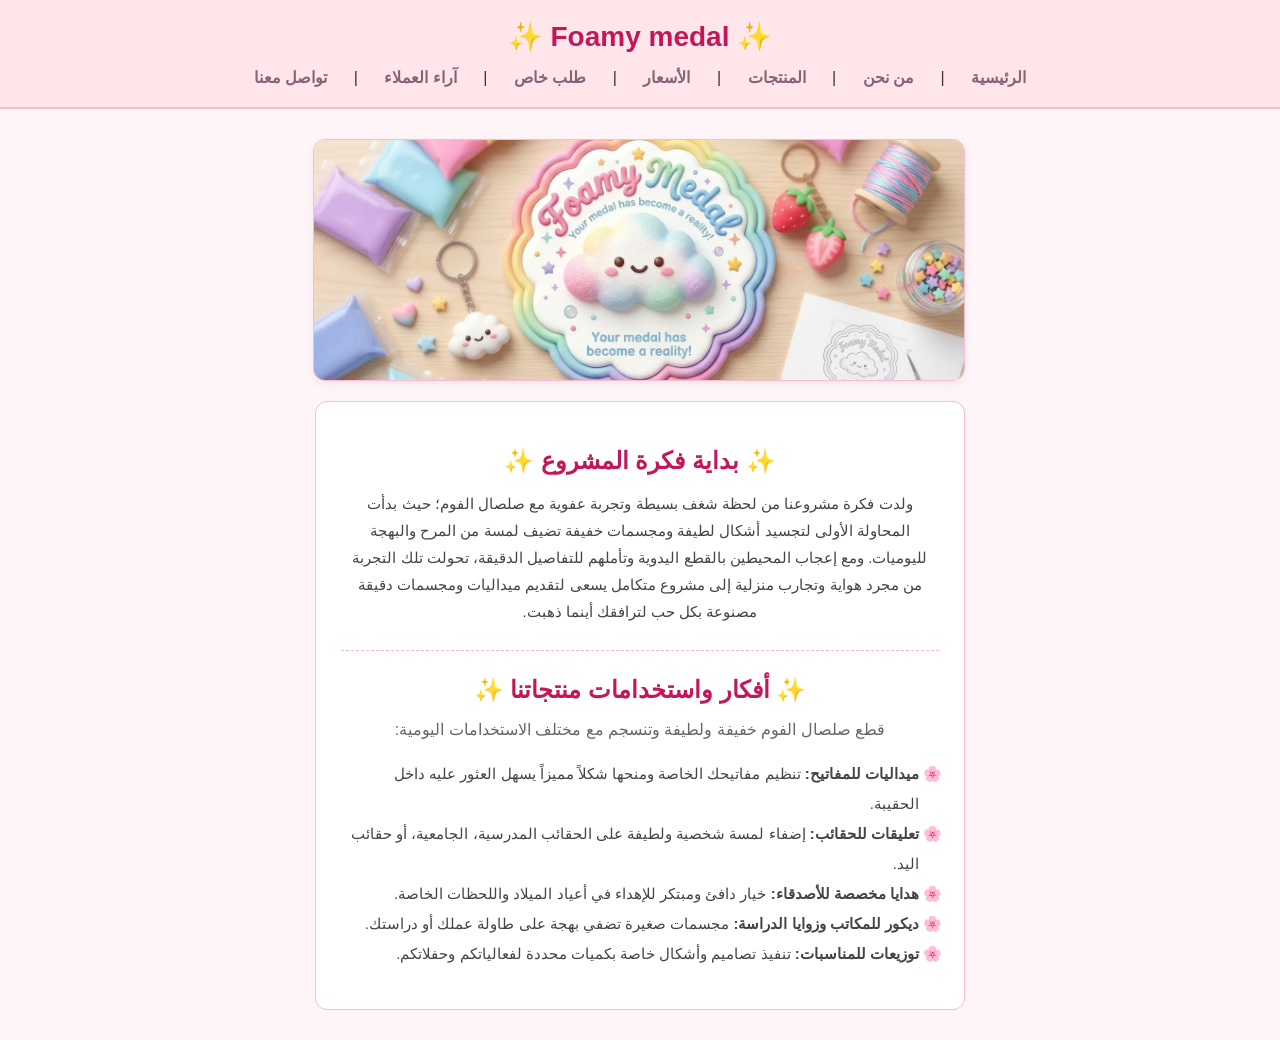
<file: about.html>
<!DOCTYPE html>
<html lang="ar" dir="rtl">
<head>
    <meta charset="UTF-8">
    <title>من نحن - متجر ميداليات الفوم</title>
    <link rel="stylesheet" href="css/style.css">
    <style>
        body {
            font-family: Arial, sans-serif;
            background-color: #fff5f8;
            color: #333;
            margin: 0;
        }

        /* الصفحة الرئيسية */
        .main-container {
            max-width: 650px;
            margin: 30px auto;
            padding: 0 15px;
        }

        /* تنسيق الصورة العرضية فوق الشرح */
        .banner-image {
            width: 100%;
            height: 240px;
            object-fit: cover;
            border-radius: 12px;
            border: 1px solid #f8bbd0;
            margin-bottom: 20px;
            box-shadow: 0 4px 10px rgba(0, 0, 0, 0.05);
            display: block;
        }

        /* صندوق الشرح والمحتوى الرئيسي */
        .main-box {
            background-color: #ffffff;
            padding: 25px;
            border-radius: 12px;
            border: 1px solid #f8bbd0;
        }
    </style>
</head>
<body>

    <header style="background-color: #ffe6eb; padding: 20px; text-align: center;">
        <div class="animated-logo">✨ Foamy medal ✨</div>
        <nav style="margin-top: 15px;">
            <a href="index.html">الرئيسية</a> |
            <a href="about.html">من نحن</a> |
            <a href="products.html">المنتجات</a> |
            <a href="prices.html">الأسعار</a> |
            <a href="custom.html">طلب خاص</a> |
            <a href="feedback.html">آراء العملاء</a> |
            <a href="contact.html">تواصل معنا</a>
            
        </nav>
    </header>

    <div class="main-container">

        <!-- الصورة العرضية أعلى الشرح -->
        <img src="css/images/logo.jpg" alt="غلاف متجر ميداليات الفوم" class="banner-image">

        <!-- صندوق المحتوى -->
        <div class="main-box">
            
            <h2 style="color: #c2185b; text-align: center; margin-bottom: 15px;">✨ بداية فكرة المشروع ✨</h2>
            <p style="font-size: 15px; line-height: 1.8; color: #444; text-align: center; margin-bottom: 25px;">
                ولدت فكرة مشروعنا من لحظة شغف بسيطة وتجربة عفوية مع صلصال الفوم؛ حيث بدأت المحاولة الأولى لتجسيد أشكال لطيفة ومجسمات خفيفة تضيف لمسة من المرح والبهجة لليوميات. ومع إعجاب المحيطين بالقطع اليدوية وتأملهم للتفاصيل الدقيقة، تحولت تلك التجربة من مجرد هواية وتجارب منزلية إلى مشروع متكامل يسعى لتقديم ميداليات ومجسمات دقيقة مصنوعة بكل حب لترافقك أينما ذهبت.
            </p>

            <hr style="border: 0; border-top: 1px dashed #f8bbd0; margin: 25px 0;">

            <h2 style="color: #c2185b; text-align: center; margin-bottom: 15px;">✨ أفكار واستخدامات منتجاتنا ✨</h2>
            <p style="text-align: center; color: #666; margin-bottom: 20px;">قطع صلصال الفوم خفيفة ولطيفة وتنسجم مع مختلف الاستخدامات اليومية:</p>

            <ul style="line-height: 2; color: #444; font-size: 15px; padding-right: 20px; list-style-type: '🌸 ';">
                <li><strong>ميداليات للمفاتيح:</strong> تنظيم مفاتيحك الخاصة ومنحها شكلاً مميزاً يسهل العثور عليه داخل الحقيبة.</li>
                <li><strong>تعليقات للحقائب:</strong> إضفاء لمسة شخصية ولطيفة على الحقائب المدرسية، الجامعية، أو حقائب اليد.</li>
                <li><strong>هدايا مخصصة للأصدقاء:</strong> خيار دافئ ومبتكر للإهداء في أعياد الميلاد واللحظات الخاصة.</li>
                <li><strong>ديكور للمكاتب وزوايا الدراسة:</strong> مجسمات صغيرة تضفي بهجة على طاولة عملك أو دراستك.</li>
                <li><strong>توزيعات للمناسبات:</strong> تنفيذ تصاميم وأشكال خاصة بكميات محددة لفعالياتكم وحفلاتكم.</li>
            </ul>

        </div>

    </div>

</body>
</html>
</file>
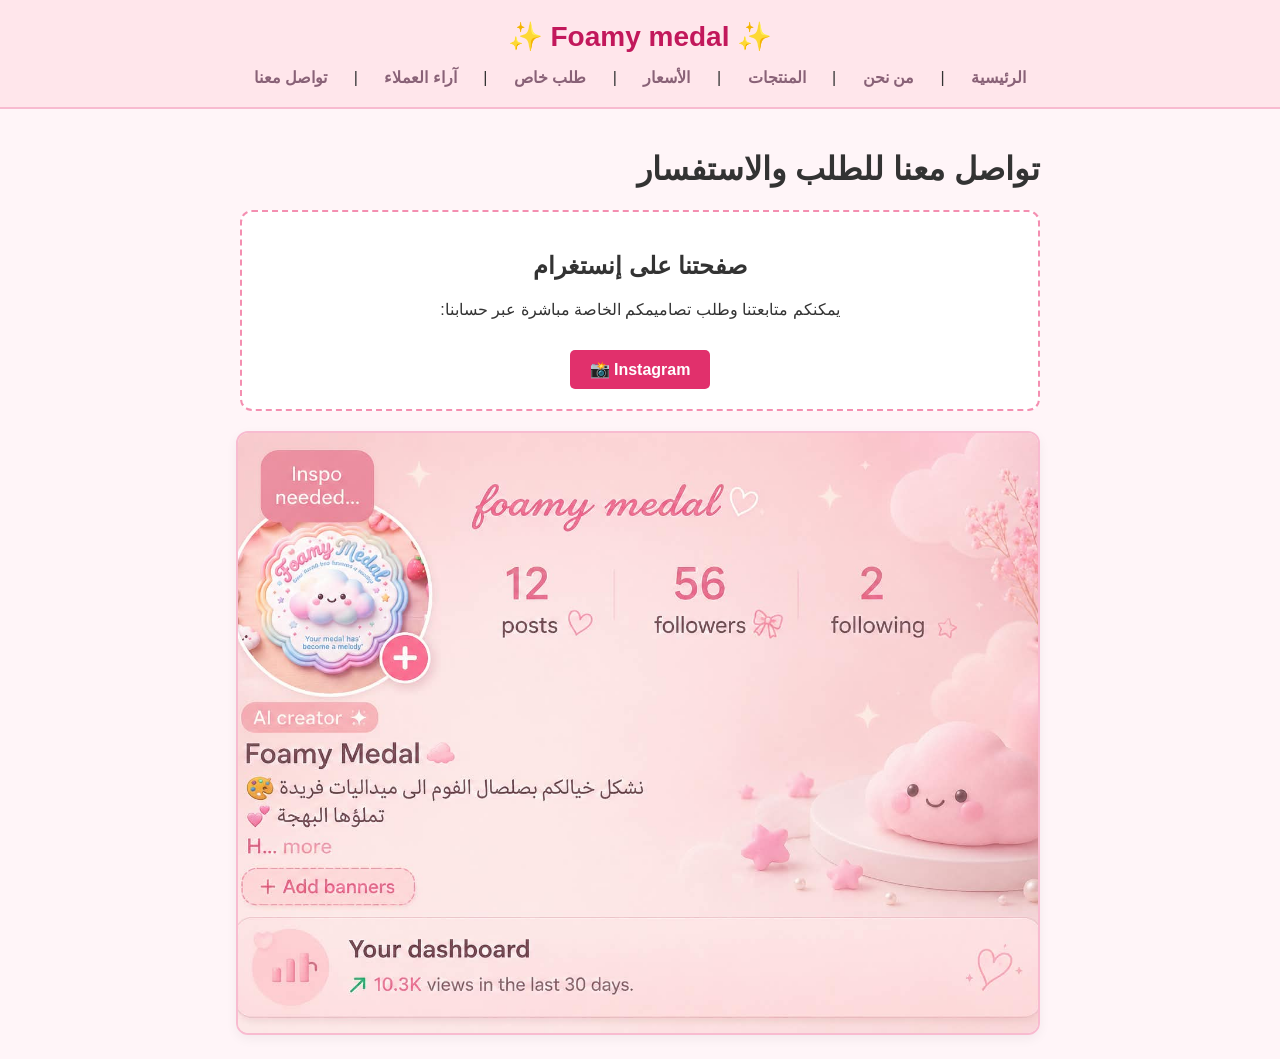
<file: contact.html>
<!DOCTYPE html>
<html lang="ar" dir="rtl">
<head>
    <meta charset="UTF-8">
    <title>تواصل معنا - متجر ميداليات الفوم</title>
    <!-- ربط ملف التنسيق الرئيسي الموحد لجميع الصفحات -->
    <link rel="stylesheet" href="css/style.css">

    <!-- Embedded Style Sheet لتلبية شرط الواجب (Task 11) -->
    <style>
        body {
            font-family: Arial, sans-serif;
            background-color: #fff5f8;
            color: #333;
            margin: 0;
        } 
        .contact-box {
            background: #ffffff;
            border: 2px dashed #f48fb1;
            padding: 20px;
            border-radius: 12px;
            text-align: center;
            margin-top: 20px;
        }
        .insta-btn {
            display: inline-block;
            background-color: #e1306c;
            color: white !important;
            padding: 10px 20px;
            border-radius: 5px;
            text-decoration: none;
            font-weight: bold;
            margin-top: 15px;
        }
        
        /* حاوية لتوسيط الصورة والتحكم بحجمها الكلي */
        .banner-container {
            text-align: center;
            margin-top: 20px;
        }

        /* تحكم كامل بعرض وطول الصورة العرضية */
        .outside-banner-img {
            width: 100%;        /* تحكم بعرض الصورة نسبياً (مثلاً 70% أو 80% أو 500px) */
            max-width: 1000px;  /* أقصى عرض ممكن أن تصل له الصورة */
            height: 600px;     /* ارتفاع الصورة (يمكنك زيادته أو إنقاصه حسب رغبتك) */
            object-fit: cover; /* لضمان عدم تشوه محتوى الصورة عند تغيير المقاسات */
            border-radius: 12px;
            border: 2px solid #f8bbd0;
            box-shadow: 0 4px 12px rgba(0, 0, 0, 0.05);
            
        }
    </style>
</head>
<body>

    <header style="background-color: #ffe6eb; padding: 20px; text-align: center;">
        <div class="animated-logo">✨ Foamy medal ✨</div>
        <nav style="margin-top: 15px;">
            <a href="index.html">الرئيسية</a> |
            <a href="about.html">من نحن</a> |
            <a href="products.html">المنتجات</a> |
            <a href="prices.html">الأسعار</a> |
            <a href="custom.html">طلب خاص</a> |
            <a href="feedback.html">آراء العملاء</a> |
            <a href="contact.html">تواصل معنا</a>
        </nav>
    </header>

    <div style="padding: 20px; max-width: 800px; margin: auto;">
        <h1>تواصل معنا للطلب والاستفسار</h1>
        
        <!-- إطار تواصل معنا -->
        <div class="contact-box">
            <h2>صفحتنا على إنستغرام</h2>
            <p>يمكنكم متابعتنا وطلب تصاميمكم الخاصة مباشرة عبر حسابنا:</p>
            <a href="https://www.instagram.com/foamy_medal?igsh=ZzloZTk2c3Z1ZnZr&igsi=ZzloZTk2c3Z1ZnZr" target="_blank" class="insta-btn">Instagram 📸</a>
        </div>

        <!-- الصورة العرضية في الأسفل مع التحكم بحجمها -->
        <div class="banner-container">
            <img src="css/images/profail.jpg" alt="بانر تواصل معنا" class="outside-banner-img">
        </div>
    </div>

</body>
</html>
</file>
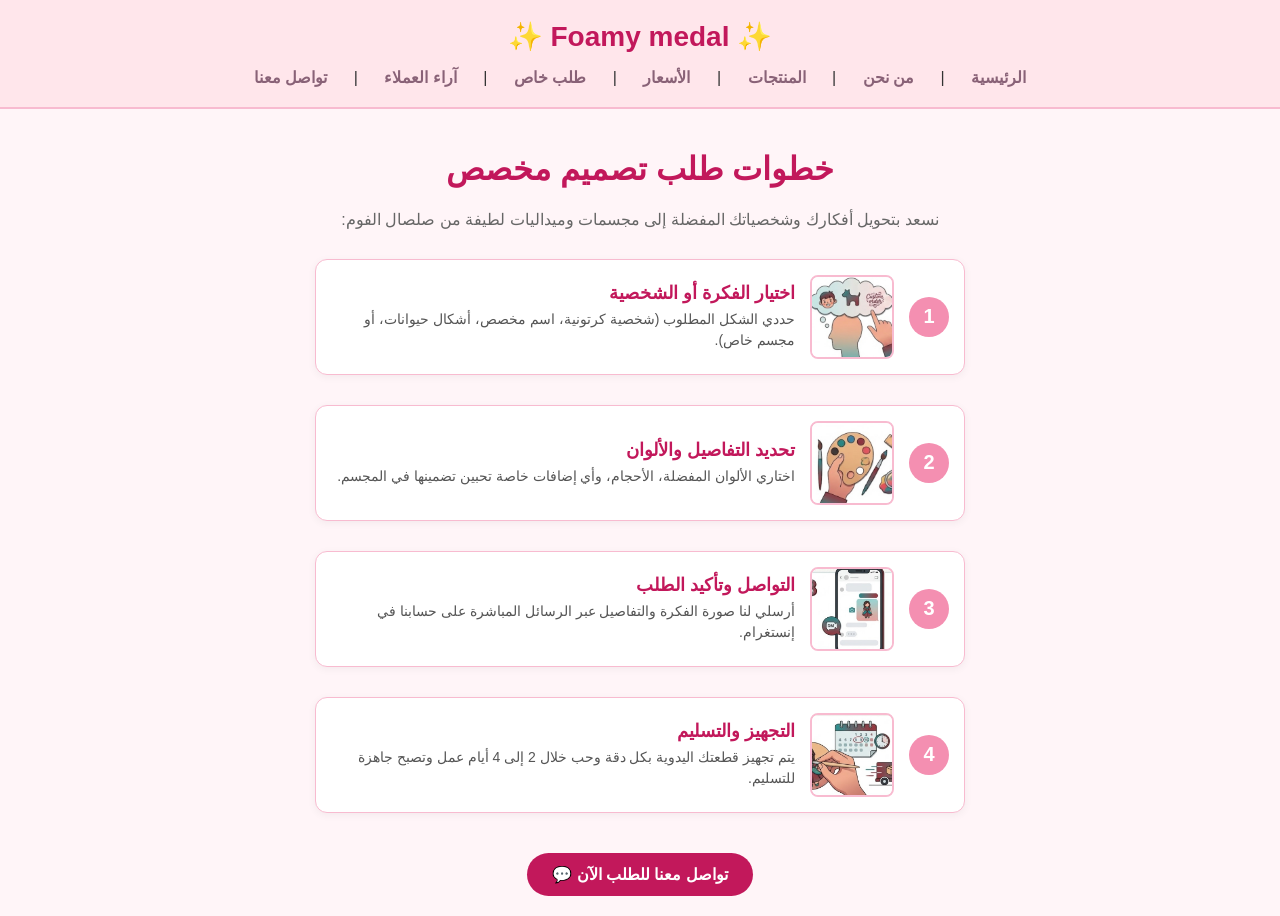
<file: custom.html>
<!DOCTYPE html>
<html lang="ar" dir="rtl">
<head>
    <meta charset="UTF-8">
    <title>طلب خاص - متجر ميداليات الفوم</title>
    <link rel="stylesheet" href="css/style.css">
    <style>
        /* تنسيقات مباشرة لضمان ظهور الصور والترتيب بشكل مثالي */
        .custom-steps-container {
            max-width: 800px;
            margin: 0 auto;
            padding: 20px;
        }
        .page-title {
            text-align: center;
            color: #c2185b;
        }
        .page-subtitle {
            text-align: center;
            color: #666666;
            margin-bottom: 30px;
        }
        .step-card {
            display: flex;
            align-items: center;
            gap: 15px;
            background-color: #ffffff;
            padding: 15px;
            margin-bottom: 15px;
            border-radius: 12px;
            box-shadow: 0 2px 8px rgba(0, 0, 0, 0.05);
            border: 1px solid #f8bbd0;
        }
        .step-number {
            background-color: #f48fb1;
            color: #ffffff;
            font-weight: bold;
            font-size: 20px;
            width: 40px;
            height: 40px;
            border-radius: 50%;
            display: flex;
            align-items: center;
            justify-content: center;
            flex-shrink: 0;
        }
        /* حجم الصورة المربعة الصغيرة */
        .step-img {
            width: 80px !important;
            height: 80px !important;
            object-fit: cover !important;
            border-radius: 8px;
            border: 2px solid #f8bbd0;
            flex-shrink: 0;
            display: block;
        }
        .step-details {
            flex-grow: 1;
        }
        .step-details h3 {
            margin: 0 0 5px 0;
            color: #c2185b;
            font-size: 18px;
        }
        .step-details p {
            margin: 0;
            color: #555555;
            font-size: 14px;
        }
        .cta-button-container {
            text-align: center;
            margin-top: 25px;
        }
        .cta-button {
            background-color: #c2185b;
            color: #ffffff;
            padding: 12px 25px;
            border-radius: 25px;
            text-decoration: none;
            font-weight: bold;
            display: inline-block;
        }
    </style>
</head>
<body>
    <header>
        <div class="animated-logo">✨ Foamy medal ✨</div>
        <nav style="margin-top: 15px;">
            <a href="index.html">الرئيسية</a> |
            <a href="about.html">من نحن</a> |
            <a href="products.html">المنتجات</a> |
            <a href="prices.html">الأسعار</a> |
            <a href="custom.html">طلب خاص</a> |
            <a href="feedback.html">آراء العملاء</a> |
            <a href="contact.html">تواصل معنا</a>
        </nav>
    </header>

    <div class="container custom-steps-container">
        <h1 class="page-title">خطوات طلب تصميم مخصص</h1>
        <p class="page-subtitle">نسعد بتحويل أفكارك وشخصياتك المفضلة إلى مجسمات وميداليات لطيفة من صلصال الفوم:</p>

        <div class="steps-container">
            
            <!-- الخطوة 1 -->
            <div class="step-card">
                <div class="step-number">1</div>
                <img src="css/images/s.one.jpg" alt="اختيار الفكرة" class="step-img">
                <div class="step-details">
                    <h3>اختيار الفكرة أو الشخصية</h3>
                    <p>حددي الشكل المطلوب (شخصية كرتونية، اسم مخصص، أشكال حيوانات، أو مجسم خاص).</p>
                </div>
            </div>

            <!-- الخطوة 2 -->
            <div class="step-card">
                <div class="step-number">2</div>
                <img src="css/images/s.two.jpg" alt="تحديد التفاصيل والألوان" class="step-img">
                <div class="step-details">
                    <h3>تحديد التفاصيل والألوان</h3>
                    <p>اختاري الألوان المفضلة، الأحجام، وأي إضافات خاصة تحبين تضمينها في المجسم.</p>
                </div>
            </div>

            <!-- الخطوة 3 -->
            <div class="step-card">
                <div class="step-number">3</div>
                <img src="css/images/s.three.jpg" alt="التواصل وتأكيد الطلب" class="step-img">
                <div class="step-details">
                    <h3>التواصل وتأكيد الطلب</h3>
                    <p>أرسلي لنا صورة الفكرة والتفاصيل عبر الرسائل المباشرة على حسابنا في إنستغرام.</p>
                </div>
            </div>

            <!-- الخطوة 4 -->
            <div class="step-card">
                <div class="step-number">4</div>
                <img src="css/images/s.four.jpg" alt="التجهيز والتسليم" class="step-img">
                <div class="step-details">
                    <h3>التجهيز والتسليم</h3>
                    <p>يتم تجهيز قطعتك اليدوية بكل دقة وحب خلال 2 إلى 4 أيام عمل وتصبح جاهزة للتسليم.</p>
                </div>
            </div>

        </div>

        <!-- زر التوجيه للتواصل -->
        <div class="cta-button-container">
            <a href="contact.html" class="cta-button">
                تواصل معنا للطلب الآن 💬
            </a>
        </div>
    </div>
    
</body>
</html>
</file>
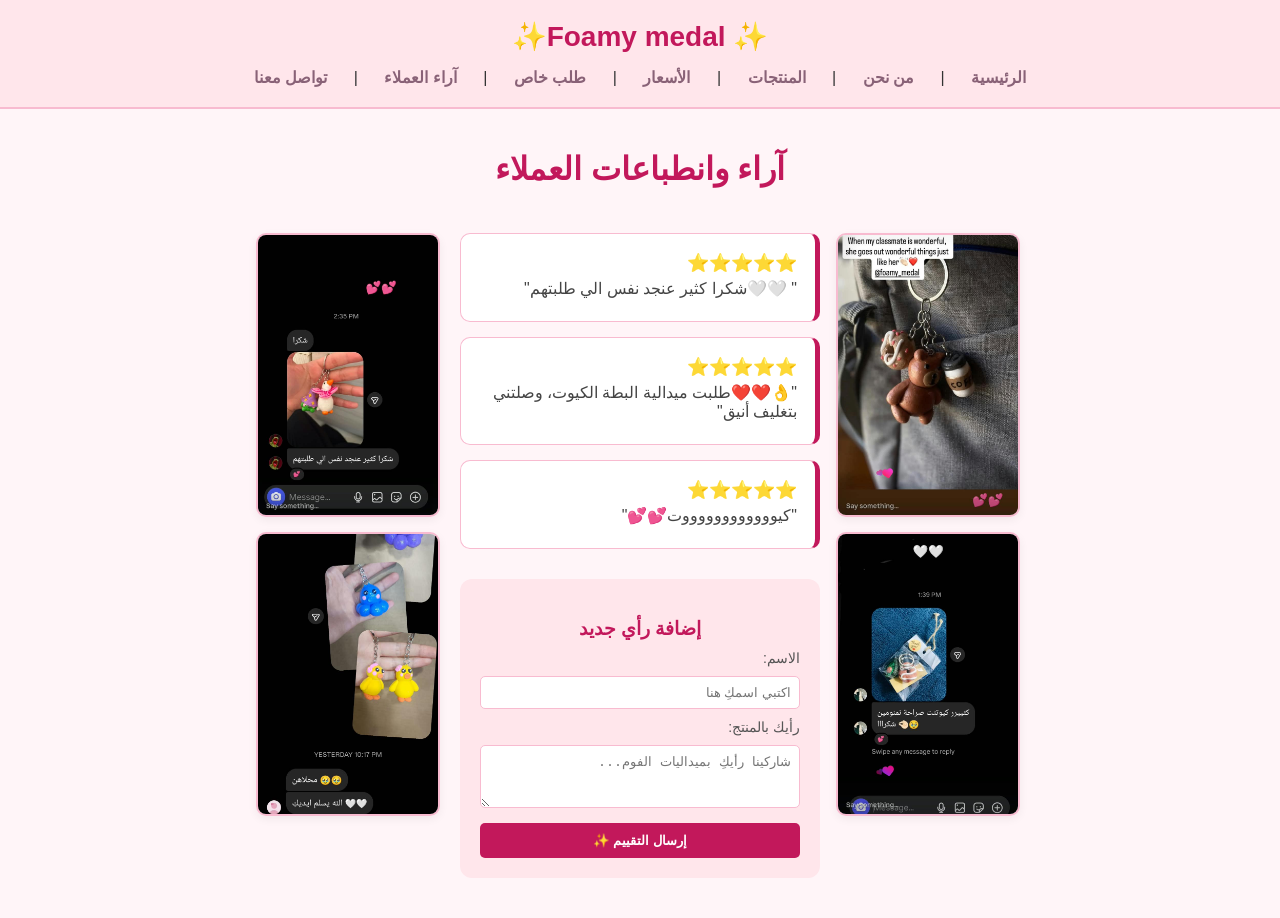
<file: feedback.html>
<!DOCTYPE html>
<html lang="ar" dir="rtl">
<head>
    <meta charset="UTF-8">
    <title>آراء العملاء - متجر ميداليات الفوم</title>
    <link rel="stylesheet" href="css/style.css">
    <style>
        /* تنسيق عام للصفحة ليحتوي العناصر بجانب بعضها */
        .feedback-page-layout {
            display: flex;
            justify-content: space-between;
            align-items: flex-start;
            max-width: 1200px;
            margin: 0 auto;
            padding: 20px;
            gap: 20px;
        }

        /* أعمدة الصور الجانبية على الأطراف */
        .side-gallery {
            display: flex;
            flex-direction: column;
            gap: 15px;
            width: 180px; /* عرض أصغر للصور */
            flex-shrink: 0;
        }

        /* تنسيق الصور الطولية الصغيرة */
        .feedback-img {
            width: 100%;
            height: 280px;     /* طول أصغر وأنسب للأطراف */
            object-fit: cover; /* لضمان عدم تشوه الصورة */
            border-radius: 10px;
            border: 2px solid #f8bbd0;
            box-shadow: 0 3px 10px rgba(0, 0, 0, 0.06);
        }

        /* قسم المحتوى الرئيسي في المنتصف (التقييمات والنموذج) */
        .main-content {
            flex-grow: 1;
            max-width: 650px;
            margin: 0 auto;
        }

        /* استجابة الشاشات الصغيرة (تتطابق مع الجوالات لتنزل الصور للأسفل إن لم يتسع الشاشة) */
        @media (max-width: 900px) {
            .feedback-page-layout {
                flex-direction: column;
                align-items: center;
            }
            .side-gallery {
                flex-direction: row;
                width: 100%;
                justify-content: center;
            }
            .feedback-img {
                width: 130px;
                height: 200px;
            }
        }
    </style>
</head>
<body>

    <header>
        <div class="animated-logo">✨ Foamy medal✨</div>
        <nav style="margin-top: 15px;">
            <a href="index.html">الرئيسية</a> |
            <a href="about.html">من نحن</a> |
            <a href="products.html">المنتجات</a> |
            <a href="prices.html">الأسعار</a> |
            <a href="custom.html">طلب خاص</a> |
            <a href="feedback.html">آراء العملاء</a> |
            <a href="contact.html">تواصل معنا</a>
        </nav>
    </header>

    <div class="container">
        <h1 style="text-align: center; color: #c2185b; margin-bottom: 25px;">آراء وانطباعات العملاء</h1>

        <!-- هيكل الصفحة: صور باليمين، محتوى بالوسط، صور باليسار -->
        <div class="feedback-page-layout">

            <!-- الصور الجانبية اليمين -->
            <div class="side-gallery">
                <img src="css/images/feed.jpg" alt="رأي العملاء 1" class="feedback-img">
                <img src="css/images/feed2.jpg" alt="رأي العملاء 2" class="feedback-img">
            </div>

            <!-- المحتوى الرئيسي (التقييمات والنموذج في المنتصف) -->
            <div class="main-content">
                
                <!-- قائمة التقييمات والآراء النصية -->
                <div style="display: flex; flex-direction: column; gap: 15px; margin-bottom: 30px;">
                    
                    <div style="background: white; border: 1px solid #f8bbd0; padding: 18px; border-radius: 10px; border-right: 5px solid #c2185b;">
                        <div style="color: #ffb300; font-size: 18px; margin-bottom: 5px;">⭐⭐⭐⭐⭐</div>
                        <p style="color: #444; margin: 5px 0;">" 🤍🤍شكرا كثير عنجد نفس الي طلبتهم"</p>
                    </div>

                    <div style="background: white; border: 1px solid #f8bbd0; padding: 18px; border-radius: 10px; border-right: 5px solid #c2185b;">
                        <div style="color: #ffb300; font-size: 18px; margin-bottom: 5px;">⭐⭐⭐⭐⭐</div>
                        <p style="color: #444; margin: 5px 0;">"👌❤️❤️طلبت ميدالية البطة الكيوت، وصلتني بتغليف أنيق"</p>
                    </div>

                    <div style="background: white; border: 1px solid #f8bbd0; padding: 18px; border-radius: 10px; border-right: 5px solid #c2185b;">
                        <div style="color: #ffb300; font-size: 18px; margin-bottom: 5px;">⭐⭐⭐⭐⭐</div>
                        <p style="color: #444; margin: 5px 0;">"كيووووووووووووت💕💕"</p>
                    </div>

                </div>

                <!-- نموذج إضافة رأي -->
                <div style="background: #ffe6eb; padding: 20px; border-radius: 12px; text-align: center;">
                    <h3 style="color: #c2185b; margin-bottom: 10px;">إضافة رأي جديد</h3>
                    <form style="display: flex; flex-direction: column; gap: 10px; text-align: right;">
                        <label style="color: #555; font-size: 14px;">الاسم:</label>
                        <input type="text" placeholder="اكتبي اسمكِ هنا" style="padding: 8px; border: 1px solid #f8bbd0; border-radius: 5px;">

                        <label style="color: #555; font-size: 14px;">رأيك بالمنتج:</label>
                        <textarea rows="3" placeholder="شاركينا رأيكِ بميداليات الفوم..." style="padding: 8px; border: 1px solid #f8bbd0; border-radius: 5px;"></textarea>

                        <button type="button" style="background-color: #c2185b; color: white; border: none; padding: 10px; border-radius: 5px; font-weight: bold; cursor: pointer; margin-top: 5px;">إرسال التقييم ✨</button>
                    </form>
                </div>

            </div>

            <!-- الصورة الثالثة على الجانب الآخر لتتوزع الصور على الأطراف -->
            <div class="side-gallery">
                
            <img src="css/images/feed3.jpg" alt="رأي العملاء 3" class="feedback-img">
            <img src="css/images/feed4.jpg" alt="رأي العملاء 4" class="feedback-img">

            </div>

        </div>

    </div>

</body>
</html>
</file>
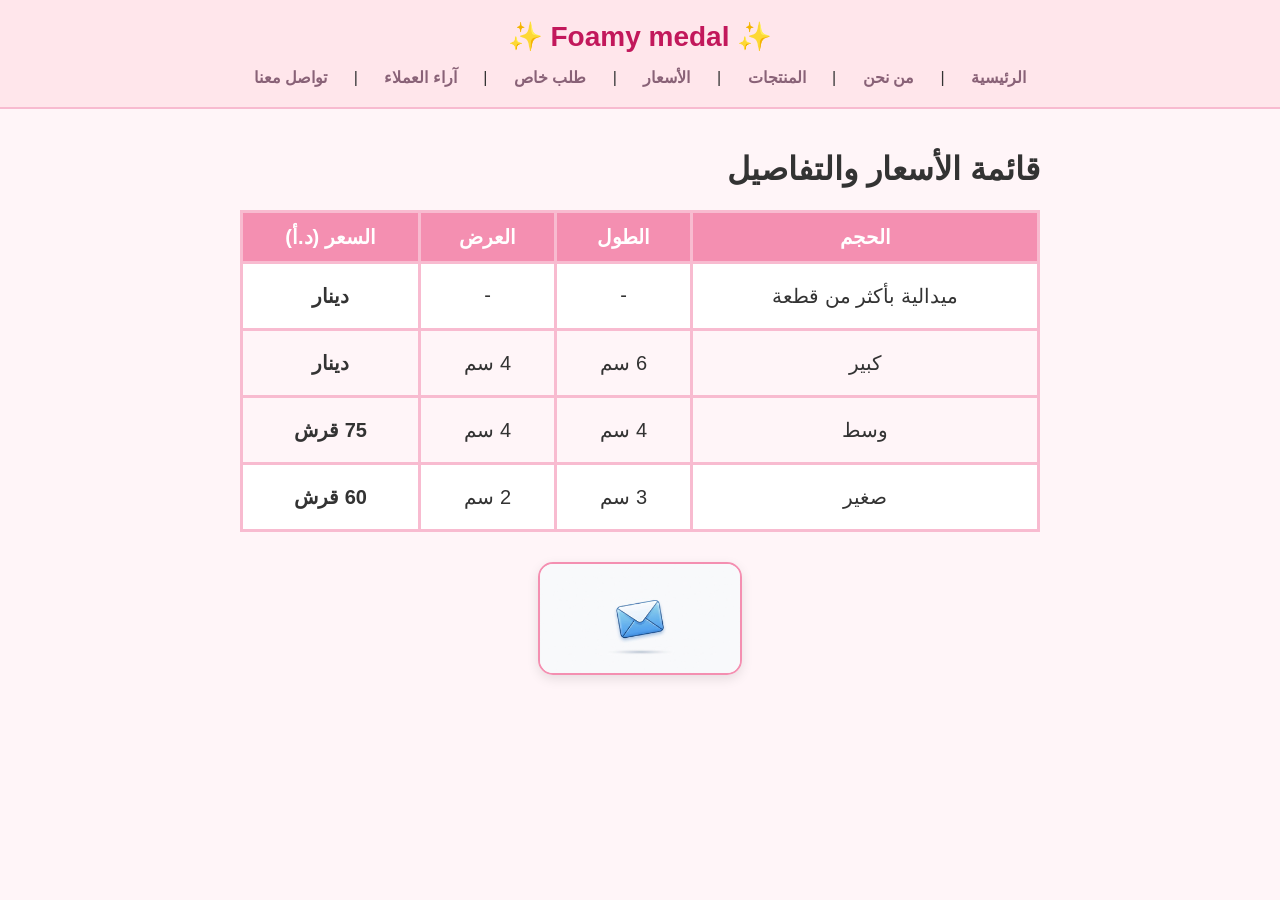
<file: prices.html>
<!DOCTYPE html>
<html lang="ar" dir="rtl">
<head>
    <meta charset="UTF-8">
    <title>قائمة الأسعار - متجر ميداليات الفوم</title>
    <link rel="stylesheet" href="css/style.css">
</head>
<body>
    <header>
        <div class="animated-logo">✨ Foamy medal ✨</div>
        <nav style="margin-top: 15px;">
            <a href="index.html">الرئيسية</a> |
            <a href="about.html">من نحن</a> |
            <a href="products.html">المنتجات</a> |
            <a href="prices.html">الأسعار</a> |
            <a href="custom.html">طلب خاص</a> |
            <a href="feedback.html">آراء العملاء</a> |
            <a href="contact.html">تواصل معنا</a>
        </nav>
    </header>

    <div class="container">
        <h1>قائمة الأسعار والتفاصيل</h1>
        
        <table>
            <thead>
                <tr style="background-color: #f48fb1; color: white;">
                    <th style="padding: 12px; border: 3px solid #f8bbd0; font-size: 20px;">الحجم</th>
                    <th style="padding: 12px; border: 3px solid #f8bbd0; font-size: 20px;">الطول</th>
                    <th style="padding: 12px; border: 3px solid #f8bbd0; font-size: 20px;">العرض</th>
                    <th style="padding: 12px; border: 3px solid #f8bbd0; font-size: 20px;">السعر (د.أ)</th>
                </tr>
            </thead>
            <tbody>
                <tr style="background-color: #ffffff;">
                    <td style="padding: 20px; border: 3px solid #f8bbd0; font-size: 20px;">ميدالية بأكثر من قطعة</td>
                    <td style="padding: 20px; border: 3px solid #f8bbd0; font-size: 20px;">-</td>
                    <td style="padding: 20px; border: 3px solid #f8bbd0; font-size: 20px;">-</td>
                    <td style="padding: 20px; border: 3px solid #f8bbd0; font-size: 20px; font-weight: bold;">دينار</td>
                </tr>
                <tr style="background-color: #fff5f8;">
                    <td style="padding: 20px; border: 3px solid #f8bbd0; font-size: 20px;">كبير</td>
                    <td style="padding: 20px; border: 3px solid #f8bbd0; font-size: 20px;">6 سم</td>
                    <td style="padding: 20px; border: 3px solid #f8bbd0; font-size: 20px;">4 سم</td>
                    <td style="padding: 20px; border: 3px solid #f8bbd0; font-size: 20px; font-weight: bold;">دينار</td>
                </tr>
                <tr style="background-color: #fff5f8;">
                    <td style="padding: 20px; border: 3px solid #f8bbd0; font-size: 20px;">وسط</td>
                    <td style="padding: 20px; border: 3px solid #f8bbd0; font-size: 20px;">4 سم</td>
                    <td style="padding: 20px; border: 3px solid #f8bbd0; font-size: 20px;">4 سم</td>
                    <td style="padding: 20px; border: 3px solid #f8bbd0; font-size: 20px; font-weight: bold;">75 قرش</td>
                </tr>
                <tr style="background-color: #ffffff;">
                    <td style="padding: 20px; border: 3px solid #f8bbd0; font-size: 20px;">صغير</td>
                    <td style="padding: 20px; border: 3px solid #f8bbd0; font-size: 20px;">3 سم</td>
                    <td style="padding: 20px; border: 3px solid #f8bbd0; font-size: 20px;">2 سم</td>
                    <td style="padding: 20px; border: 3px solid #f8bbd0; font-size: 20px; font-weight: bold;">60 قرش</td>
                </tr>
            </tbody>
        </table>

        <!-- صورة قابلة للنقر تحول لصفحة التواصل والطلب -->
        <div class="order-image-container">
            <a href="contact.html" class="order-image-link">
                <img src="css/images/mmm.jpg" alt="اضغط هنا للطلب عبر تواصل معنا">
            </a>
        </div>

    </div>
</body>
</html>
</file>
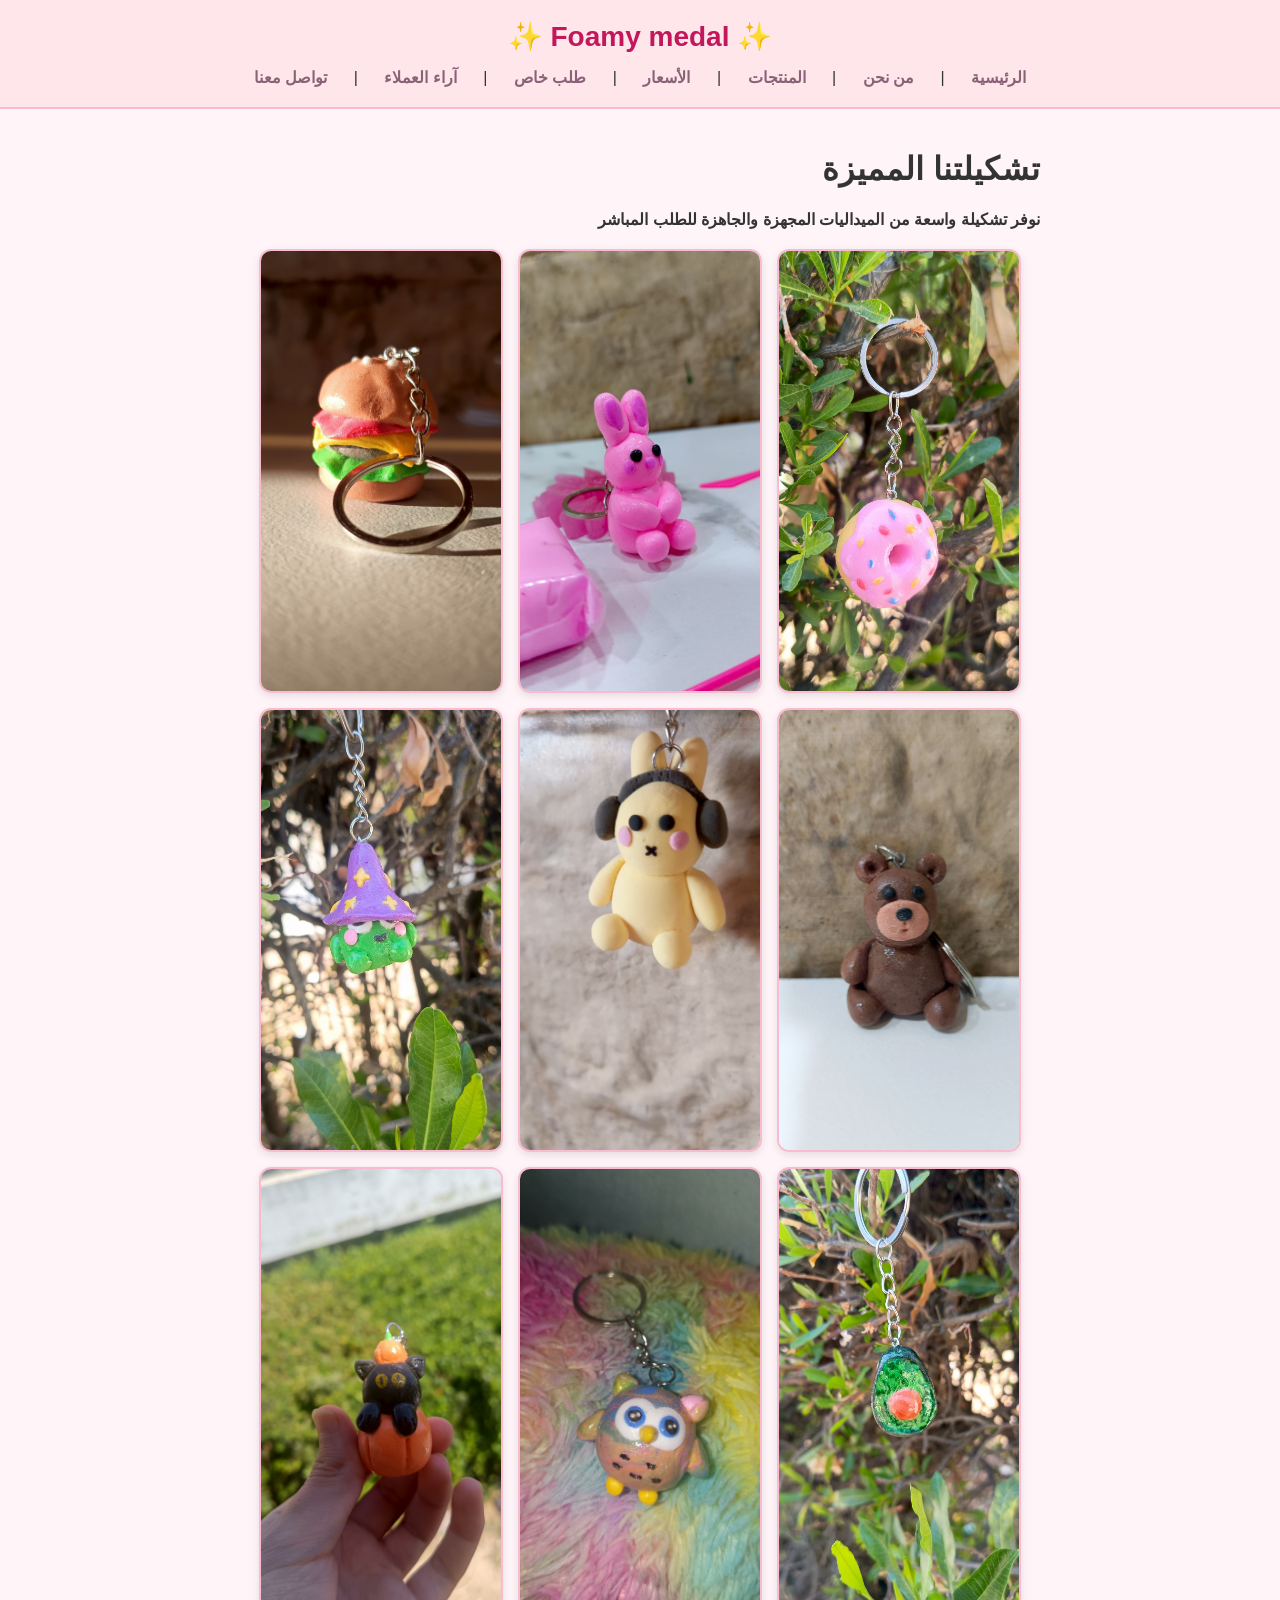
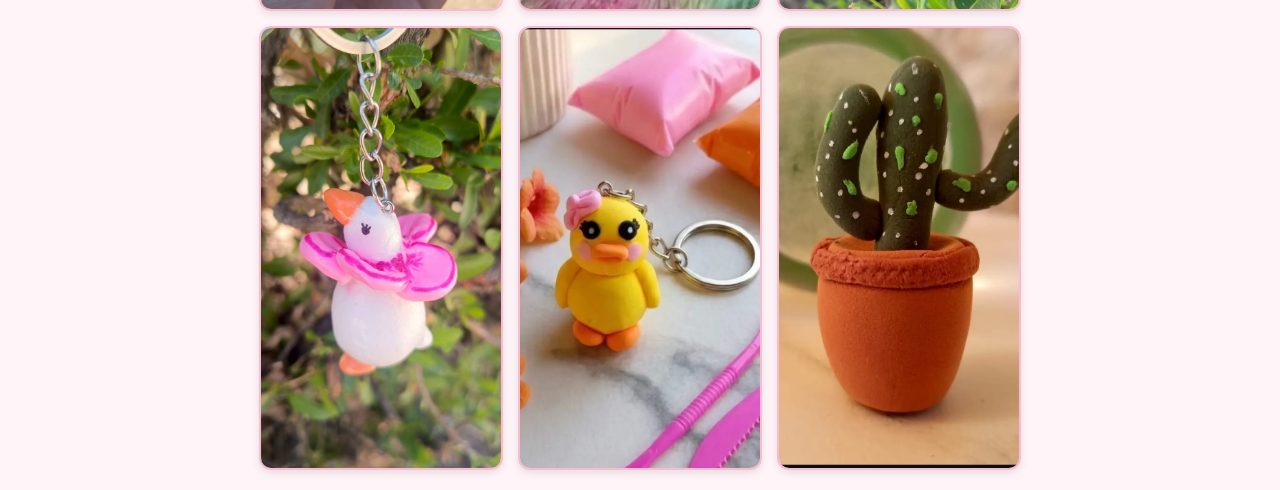
<file: products.html>
<!DOCTYPE html>
<html lang="ar">
<head>
    <meta charset="UTF-8">
    <title>المنتجات - متجر ميداليات الفوم</title>
    <link rel="stylesheet" href="css/style.css">
</head>
<body>
    <header>
        <div class="animated-logo">✨ Foamy medal ✨</div>
        <nav style="margin-top: 15px;">
            <a href="index.html">الرئيسية</a> |
            <a href="about.html">من نحن</a> |
            <a href="products.html">المنتجات</a> |
            <a href="prices.html">الأسعار</a> |
            <a href="custom.html">طلب خاص</a> |
            <a href="feedback.html">آراء العملاء</a> |
            <a href="contact.html">تواصل معنا</a>
        </nav>
    </header>
    <div class="container">
        <h1>تشكيلتنا المميزة</h1>
        <b><b><p>نوفر تشكيلة واسعة من الميداليات المجهزة والجاهزة للطلب المباشر</b></p>
        <div style="display: flex; justify-content: center; gap: 15px; flex-wrap: wrap; margin-top: 20px;">
        <img src="css/images/bear.jpg" alt="ميدالية دب" class="product-img">
        <img src="css/images/duck.jpg" alt="ميدالية بطة" class="product-img">
        <img src="css/images/rabbit2.jpg" alt="ميدالية ارنب2" class="product-img">
        <img src="css/images/bear2.jpg" alt="ميدالية دب2" class="product-img">
        <img src="css/images/humbor.jpg" alt="ميداليةهمبرغر" class="product-img">
        <img src="css/images/frog.jpg" alt="ميدالية ضفدع" class="product-img">
        <img src="css/images/avogado.jpg" alt="ميدالية افوجادو" class="product-img">
        <img src="css/images/bomy.jpg" alt="ميدالية بومة" class="product-img">
        <img src="css/images/cat.jpg" alt="ميدالية قطة" class="product-img">
        <img src="css/images/cactus.jpg" alt="ميدالية صبارة" class="product-img">
        <img src="css/images/batbout.jpg" alt="ميدالية بطبوط" class="product-img">
        <img src="css/images/duuck.jpg" alt="ميدالية بطة" class="product-img">

    </div>
</body>
</html>
</file>
<file: css/style.css>
body {
    
    font-family: Arial, sans-serif;
    background-color: #fff5f8;
    color: #333333;
    margin: 0;
    padding: 0;
    direction: rtl;
}

header {
    background-color: #ffe6eb;
    padding: 20px;
    text-align: center;
    border-bottom: 2px solid #f8bbd0;
}

/* الشعار المتحرك - Task 1 */
.animated-logo {
    font-size: 28px;
    font-weight: bold;
    color: #c2185b;
    display: inline-block;
    animation: pulse 2s infinite;
}

@keyframes pulse {
    0% { transform: scale(1); }
    50% { transform: scale(1.05); color: #ad1457; }
    100% { transform: scale(1); }
}

/* التنسيقات والـ Pseudo-classes - Task 9 */
nav a:link { color: #896277; text-decoration: none; margin: 0 10px; font-weight: bold; }
nav a:visited { color: #e394b6; }
nav a:hover { color: #ff4081; text-decoration: underline; }
nav a:active { color: #f3b8d0; }

.container {
    padding: 20px;
    max-width: 800px;
    margin: auto;
}

table {
    width: 100%;
    border-collapse: collapse;
    margin-top: 15px;
}

table, th, td { border: 1px solid #f8bbd0; }
th, td { padding: 10px; text-align: center; }
th { background-color: #f48fb1; color: white; }

.img-box {
    width: 200px;
    border-radius: 8px;
}
/* تنسيق خطوات طلب التصميم */
.steps-container {
    display: flex;
    flex-direction: column;
    gap: 15px;
    max-width: 650px;
    margin: 25px auto;
}

.step-card {
    background: #ffffff;
    border: 1px solid #f8bbd0;
    border-right: 6px solid #c2185b;
    padding: 18px 20px;
    border-radius: 10px;
    display: flex;
    align-items: center;
    gap: 15px;
    box-shadow: 0 2px 6px rgba(0, 0, 0, 0.04);
}

.step-number {
    background-color: #ffe6eb;
    color: #c2185b;
    font-weight: bold;
    font-size: 18px;
    width: 40px;
    height: 40px;
    border-radius: 50%;
    display: flex;
    align-items: center;
    justify-content: center;
    flex-shrink: 0;
}

.step-details h3 {
    margin: 0 0 5px 0;
    color: #880e4f;
    font-size: 17px;
}

.step-details p {
    margin: 0;
    color: #555;
    font-size: 14px;
    line-height: 1.5;
}
/* ========================================================
   توزيع الصور بشكل عشوائي مع حركة طفو وتفاعل بالماوس
   ======================================================== */

.random-floating-wrapper {
    position: relative;
    width: 100%;
    min-height: 300px; /* يضمن إعطاء مساحة كافية للصور للظهور */
    margin: 20px 0;
}


/* العنصر العائم الأساسي */
.random-badge {
    position: absolute;
    width: 60px;
    height: 60px;
    cursor: pointer;
    z-index: 5;
    /* حركة طفو عائمة مستمرة */
    animation: floatAnimation 4s ease-in-out infinite;
}

.random-badge img {
    width: 100%;
    height: 100%;
    object-fit: cover;
    border-radius: 50%;
    border: 3px solid #ffffff;
    box-shadow: 0 4px 12px rgba(194, 24, 91, 0.2);
    transition: transform 0.3s cubic-bezier(0.175, 0.885, 0.32, 1.275), box-shadow 0.3s ease;
}

/* حركة الماوس: إيقاف الطفو وتكبير الصورة مع دوران */
.random-badge:hover {
    animation-play-state: paused; /* إيقاف الطفو عند الوقوف بالماوس */
    z-index: 20;
}

.random-badge:hover img {
    transform: scale(1.4) rotate(15deg);
    box-shadow: 0 8px 22px rgba(194, 24, 91, 0.4);
    border-color: #f8bbd0;
}

/* التسمية التوضيحية عند التمرير */
.random-badge .badge-title {
    position: absolute;
    bottom: -22px;
    left: 50%;
    transform: translateX(-50%) scale(0);
    background-color: #c2185b;
    color: white;
    font-size: 11px;
    font-weight: bold;
    padding: 2px 8px;
    border-radius: 10px;
    white-space: nowrap;
    opacity: 0;
    transition: transform 0.3s ease, opacity 0.3s ease;
    pointer-events: none;
}

.random-badge:hover .badge-title {
    transform: translateX(-50%) scale(1);
    opacity: 1;
}

/* أماكن ومواقع موزعة بشكل عشوائي مع أوقات حركة مختلفة */
.pos-1 {
    top: 10%;
    left: 8%;
    animation-delay: 0s;
}

.pos-2 {
    top: 20%;
    right: 12%;
    animation-delay: 1s;
}

.pos-3 {
    bottom: 15%;
    left: 18%;
    animation-delay: 2s;
}

.pos-4 {
    bottom: 25%;
    right: 8%;
    animation-delay: 1.5s;
}
.pos-5 {
    top: 30%;
    left: 7%;
    animation-delay: 0s;
    .pos-1 {
    top: 10%;
    left: 8%;
    animation-delay: 0s;
}
.pos-6 {
    top: 40%;
    left: 10%;
    animation-delay: 0s;
}
}

/* كود حركة الطفو العفوية (Up & Down) */
@keyframes floatAnimation {
    0%, 100% {
        transform: translateY(0) rotate(0deg);
    }
    50% {
        transform: translateY(-12px) rotate(6deg);
    }
}
/* ========================================================
   تنسيق صور زوايا الشاشة والنوافذ المنبثقة
   ======================================================== */

/* تثبيت كروت الصور في زوايا الشاشة */
.corner-badge {
    position: fixed;
    width: 75px;
    height: 75px;
    border-radius: 50%;
    border: 3px solid #ffffff;
    box-shadow: 0 4px 12px rgba(194, 24, 91, 0.25);
    z-index: 999;
    overflow: hidden;
    transition: transform 0.3s ease;
}

.corner-badge img {
    width: 100%;
    height: 100%;
    object-fit: cover;
    border-radius: 50%;
    display: block;
}

.corner-badge:hover {
    transform: scale(1.15) rotate(6deg);
}

/* مواقع الزوايا الأربع */
.top-left { top: 20px; left: 20px; }
.top-right { top: 20px; right: 20px; }
.bottom-left { bottom: 20px; left: 20px; }
.bottom-right { bottom: 20px; right: 20px; }

/* إخفاء النوافذ المنبثقة تلقائياً */
.image-modal {
    display: none; /* هذا السطر يمنع ظهورها المباشر داخل الصفحة */
    position: fixed;
    top: 0;
    left: 0;
    width: 100%;
    height: 100%;
    background-color: rgba(0, 0, 0, 0.8);
    z-index: 10000;
    justify-content: center;
    align-items: center;
}

/* إظهار النافذة عند الضغط على الصورة */
.image-modal:target {
    display: flex;
}

.image-modal img {
    max-width: 80%;
    max-height: 80%;
    border-radius: 12px;
    border: 4px solid #ffffff;
    box-shadow: 0 8px 25px rgba(0, 0, 0, 0.5);
}

.close-btn {
    position: absolute;
    top: 25px;
    right: 35px;
    color: #ffffff;
    font-size: 38px;
    text-decoration: none;
    font-weight: bold;
}

.close-btn:hover {
    color: #f48fb1;
}

/* تنسيق صور المعرض */
.img-box {
    width: 140px;
    height: 130px;
    object-fit: cover;
    border-radius: 12px;
    border: 2px solid #f8bbd0;
    box-shadow: 0 2px 6px rgba(0, 0, 0, 0.1);
    transition: transform 0.2s ease;
}

.img-box:hover {
    transform: scale(1.08);
}
/* كلاس خاص بحجم الصور في صفحة المنتجات فقط */
.product-img {
    width: 240px;   /* حددي الحجم الذي تريدينه لصفحة المنتجات هنا */
    height: 440px;
    object-fit: cover;
    border-radius: 12px;
    border: 2px solid #f8bbd0;
    box-shadow: 0 3px 8px rgba(0, 0, 0, 0.1);
    transition: transform 0.2s ease;
}

.product-img:hover {
    transform: scale(1.05);
}
.animated-logo {
    font-size: 28px;
    font-weight: bold;
    color: #c2185b;
    display: inline-block;
    animation: bounce 1.5s infinite alternate;
}

@keyframes bounce {
    0% { transform: translateY(0); }
    100% { transform: translateY(-6px); }
}
/* تنسيق الصورة العرضية أعلى الصفحة */
.banner-image {
    width: 100%;             /* تجعل الصورة تأخذ عرض الصندوق بالكامل */
    height: 250px;           /* تحديد ارتفاع مناسب للغلاف العرضي */
    object-fit: cover;       /* أهم خاصية: تمنع تمطط الصورة أو تشوهها وتضبط أبعادها تلقائياً */
    border-radius: 12px;     /* تدوير الزوايا لتطابق تصميم الصندوق */
    border: 1px solid #f8bbd0; /* إطار وردي ناعم */
    margin-bottom: 20px;     /* مسافة تفصل الصورة عن صندوق النص */
    display: block;          /* يضمن ظهور الصورة كعنصر مستقل في الأعلى */
}
/* تنسيق صورة زر الطلب في صفحة الأسعار */
.order-image-container {
    text-align: center;
    margin-top: 30px;
    margin-bottom: 20px;
}

.order-image-link img {
    max-width: 100%;
    width: 200px; /* حجم الصورة */
    height: auto;
    border-radius: 15px;
    border: 2px solid #f48fb1;
    box-shadow: 0 4px 12px rgba(0, 0, 0, 0.1);
    transition: transform 0.3s ease, box-shadow 0.3s ease;
    cursor: pointer;
}

/* تأثير تحريك الماوس فوق الصورة */
.order-image-link img:hover {
    transform: scale(1.03);
    box-shadow: 0 6px 16px rgba(225, 48, 108, 0.2);
}
/* ==========================================
   تنسيقات صفحة خطوات الطلب الخاص (custom.html)
   ========================================== */

/* العنوان الرئيسي والمقدمة */
.page-title {
    text-align: center;
    color: #c2185b;
}

.page-subtitle {
    text-align: center;
    color: #666666;
    margin-bottom: 30px;
}

/* حاوية البطاقات */
.custom-steps-container {
    max-width: 800px;
    margin: 0 auto;
    padding: 20px;
}

/* بطاقة الخطوة الواحدة */
.step-card {
    display: flex;
    align-items: center;
    gap: 15px;
    background-color: #ffffff;
    padding: 15px;
    margin-bottom: 15px;
    border-radius: 12px;
    box-shadow: 0 2px 8px rgba(0, 0, 0, 0.05);
    border: 1px solid #f8bbd0;
}

/* رقم الخطوة (الدائرة) */
.step-number {
    background-color: #f48fb1;
    color: #ffffff;
    font-weight: bold;
    font-size: 20px;
    width: 40px;
    height: 40px;
    border-radius: 50%;
    display: flex;
    align-items: center;
    justify-content: center;
    flex-shrink: 0;
}

/* الصورة المربعة الصغيرة */
.step-img {
    width: 80px;
    height: 80px;
    object-fit: cover; /* تحافظ على المربع بدون تشويه */
    border-radius: 8px;
    border: 2px solid #f8bbd0;
    flex-shrink: 0;
}

/* النصوص داخل البطاقة */
.step-details {
    flex-grow: 1;
}

.step-details h3 {
    margin: 0 0 5px 0;
    color: #c2185b;
    font-size: 18px;
}

.step-details p {
    margin: 0;
    color: #555555;
    font-size: 14px;
    line-height: 1.5;
}

/* زر التواصل أسفل الصفحة */
.cta-button-container {
    text-align: center;
    margin-top: 25px;
}

/* ==========================================
   تنسيقات صفحة خطوات الطلب الخاص (custom.html)
   ========================================== */

/* العنوان الرئيسي والمقدمة */
.page-title {
    text-align: center;
    color: #c2185b;
}

.page-subtitle {
    text-align: center;
    color: #666666;
    margin-bottom: 30px;
}

/* حاوية البطاقات */
.custom-steps-container {
    max-width: 800px;
    margin: 0 auto;
    padding: 20px;
}

/* بطاقة الخطوة الواحدة (لترتيب العناصر أفقياً بجانب بعضها) */
.step-card {
    display: flex;
    align-items: center;
    gap: 15px;
    background-color: #ffffff;
    padding: 15px;
    margin-bottom: 15px;
    border-radius: 12px;
    box-shadow: 0 2px 8px rgba(0, 0, 0, 0.05);
    border: 1px solid #f8bbd0;
}

/* رقم الخطوة (الدائرة الوردية) */
.step-number {
    background-color: #f48fb1;
    color: #ffffff;
    font-weight: bold;
    font-size: 20px;
    width: 40px;
    height: 40px;
    border-radius: 50%;
    display: flex;
    align-items: center;
    justify-content: center;
    flex-shrink: 0;
}

/* الصورة المربعة الصغيرة بجانب الخطوة */
.step-img {
    width: 80px;
    height: 80px;
    object-fit: cover; /* تحافظ على المربع بدون تشويه الصورة */
    border-radius: 8px;
    border: 2px solid #f8bbd0;
    flex-shrink: 0;
}

/* تفاصيل النصوص داخل البطاقة */
.step-details {
    flex-grow: 1;
}

.step-details h3 {
    margin: 0 0 5px 0;
    color: #c2185b;
    font-size: 18px;
}

.step-details p {
    margin: 0;
    color: #555555;
    font-size: 14px;
    line-height: 1.5;
}

/* زر التواصل أسفل الصفحة */
.cta-button-container {
    text-align: center;
    margin-top: 25px;
}

/* تغيير لون زر الإنستغرام عند النقر عليه */
.insta-btn:active {
    background-color: #833ab4 !important;
    transform: scale(0.95);
}
/* 1. التنسيق الأساسي لروابط القائمة */
nav a {
    color: #c2185b;
    text-decoration: none;
    font-weight: bold;
    padding: 6px 12px;
    border-radius: 6px;
    transition: all 0.2s ease;
}

/* 2. Pseudo-class عند تمرير الماوس فوق الرابط (Hover) */
nav a:hover {
    color: #e1306c;
    background-color: #ffe6eb;
}

/* 3. Pseudo-class عند النقر والضغط بالماوس (Active) */
nav a:active {
    color: #833ab4 !important; /* لون بنفسجي لحظة الضغط */
    transform: scale(0.95);
}

/* 4. كلاس الصفحة الحالية المفتوحة (Active Page) */
nav a.current {
    background-color: #f48fb1;
    color: #ffffff !important;
}
</file>
